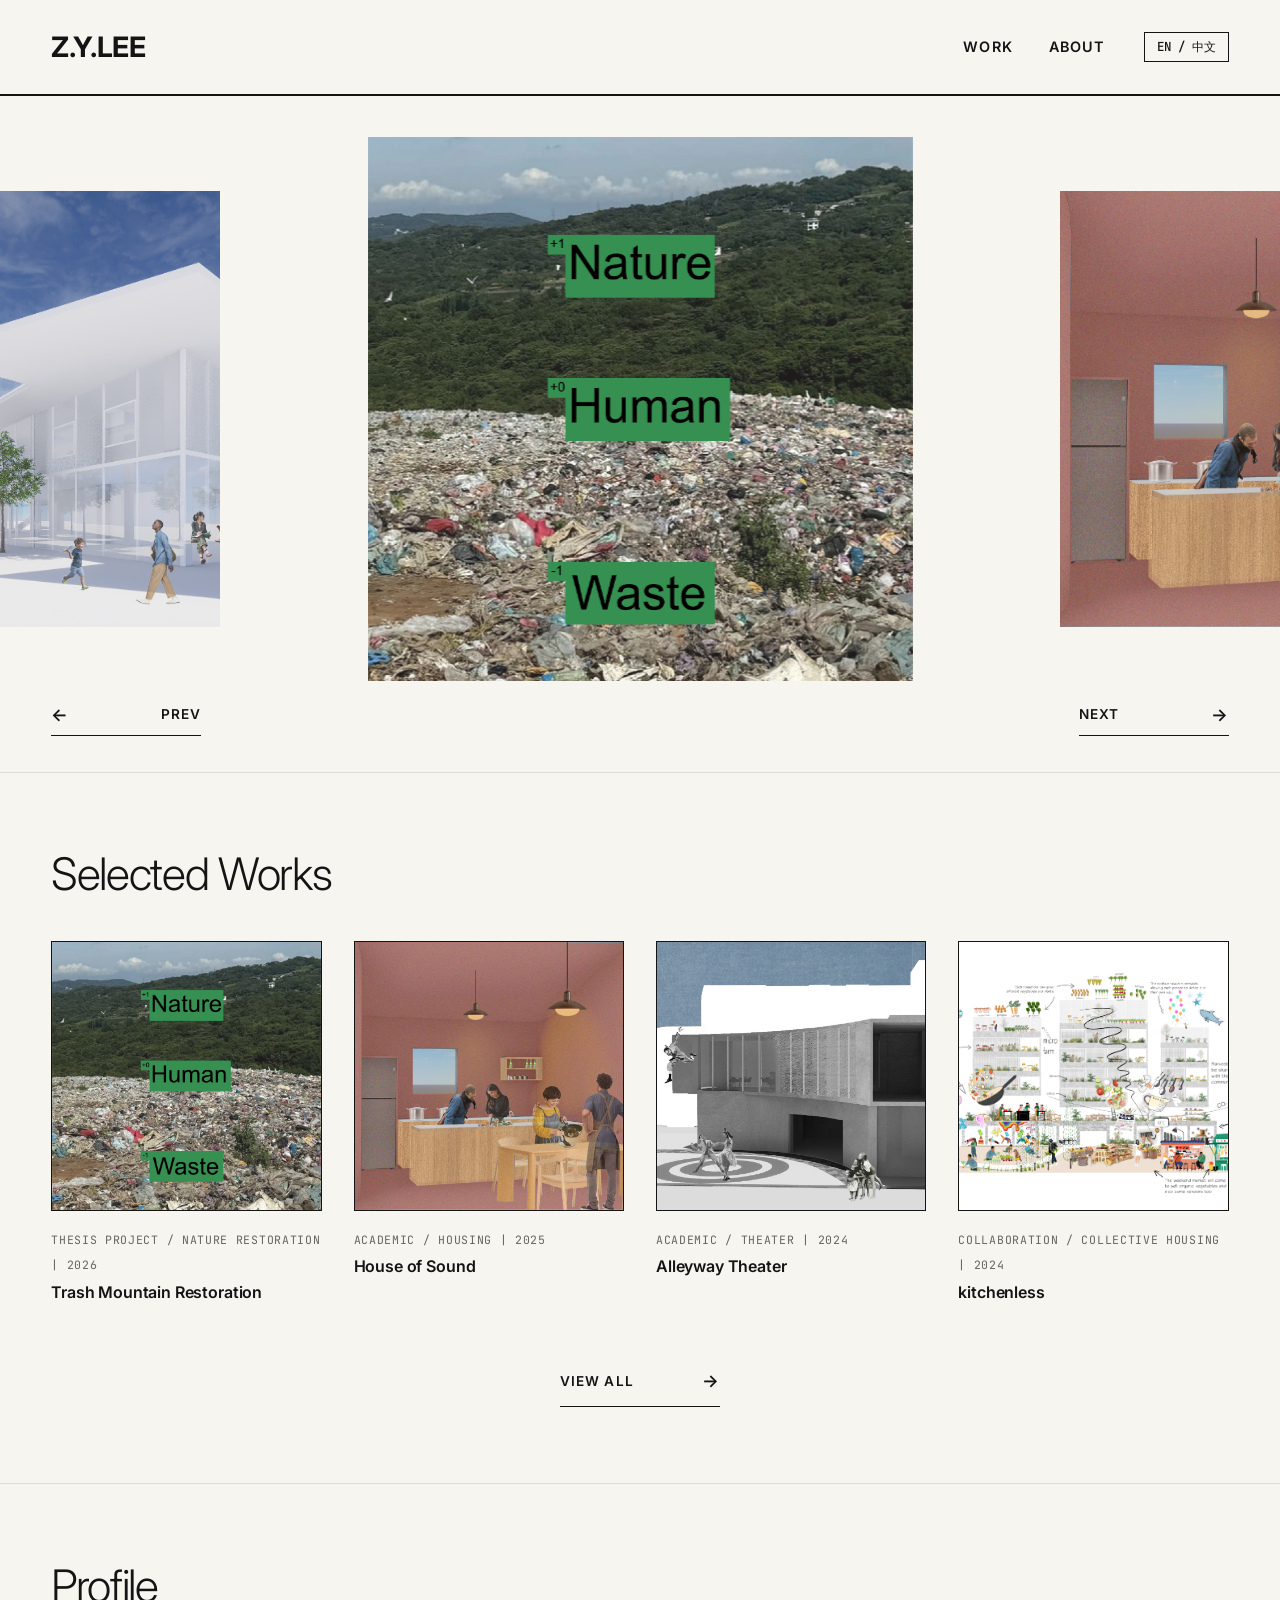
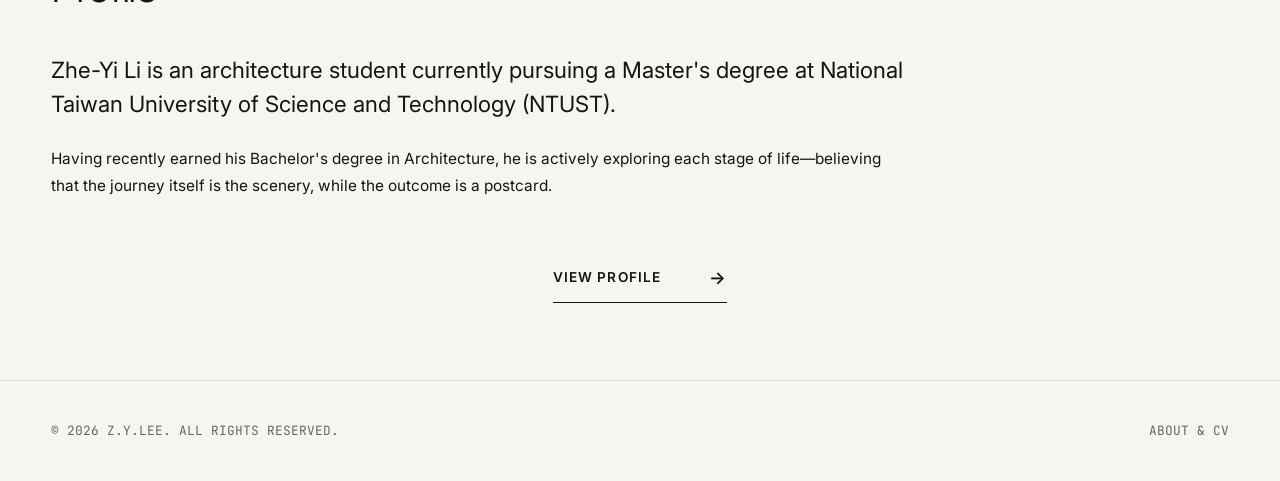
<file: index.html>
<!DOCTYPE html>
<html lang="en">
<head>
  <meta charset="UTF-8">
  <meta name="viewport" content="width=device-width, initial-scale=1.0">
  <title>Z.Y.LEE — Architecture Portfolio</title>
  <meta name="description" content="Architecture portfolio of Z.Y.LEE — tectonic clarity, spatial thresholds, and environmental adaptability.">
  <link rel="preconnect" href="https://fonts.googleapis.com">
  <link rel="preconnect" href="https://fonts.gstatic.com" crossorigin>
  <link href="https://fonts.googleapis.com/css2?family=Inter:wght@300;400;500;600;700&family=JetBrains+Mono:wght@300;400;500&family=Noto+Sans+TC:wght@300;400;500;700&display=swap" rel="stylesheet">
  <link rel="stylesheet" href="styles.css?v=4">
</head>
<body data-page="home">

  <!-- SITE HEADER -->
  <header class="site-header">
    <a href="index.html" class="brand-logo" aria-label="Z.Y.LEE — home">Z.Y.LEE</a>
    <div class="nav-container">
      <nav aria-label="Primary navigation">
        <ul class="nav-links">
          <li><a href="work.html"  id="nav-work">WORK</a></li>
          <li><a href="about.html" id="nav-about">ABOUT</a></li>
        </ul>
      </nav>
      <button class="lang-btn" id="lang-toggle-btn" aria-label="Toggle language between English and Chinese">EN / 中文</button>
    </div>
  </header>

  <main>

    <!-- 01. FEATURED CAROUSEL -->
    <section id="home" aria-label="Featured portfolio">
      <div class="carousel-stage">
        <div class="carousel-viewport" id="carousel-viewport" aria-label="Featured projects carousel" aria-roledescription="carousel">
          <!-- Cards rendered via script.js from data/projects.json -->
        </div>

        <!-- Touch devices: info shown below the image instead of hover overlay -->
        <div class="carousel-caption" id="carousel-caption" aria-live="polite"></div>

        <div class="carousel-controls">
          <button class="carousel-btn" id="prev-btn" aria-label="Previous project">
            <span class="arrow" aria-hidden="true">←</span><span id="label-prev">PREV</span>
          </button>
          <button class="carousel-btn" id="next-btn" aria-label="Next project">
            <span id="label-next">NEXT</span><span class="arrow" aria-hidden="true">→</span>
          </button>
        </div>
      </div>
    </section>

    <!-- 02. WORK PREVIEW -->
    <section id="work" aria-labelledby="work-title">
      <h2 class="section-title" id="work-title">Selected Works</h2>
      <div class="gallery-grid" id="gallery-grid" aria-label="Project gallery">
        <!-- First N projects rendered via script.js (N = homeWorkCount in data/site.json) -->
      </div>
      <div class="section-more">
        <a href="work.html" class="link-arrow"><span id="label-view-all-work">VIEW ALL</span><span class="arrow" aria-hidden="true">→</span></a>
      </div>
    </section>

    <!-- 03. PROFILE PREVIEW -->
    <section id="profile" aria-labelledby="profile-title">
      <h2 class="section-title" id="profile-title">Profile</h2>
      <div class="profile-preview">
        <p class="profile-bio-main" id="profile-bio-main"></p>
        <p class="profile-sub-text" id="profile-bio-sub"></p>
      </div>
      <div class="section-more">
        <a href="about.html" class="link-arrow"><span id="label-view-profile">VIEW PROFILE</span><span class="arrow" aria-hidden="true">→</span></a>
      </div>
    </section>

  </main>

  <footer class="site-footer">
    <div>© 2026 Z.Y.LEE. ALL RIGHTS RESERVED.</div>
    <div><a href="about.html" style="color:inherit;text-decoration:none;">ABOUT &amp; CV</a></div>
  </footer>

  <script src="script.js?v=6"></script>
</body>
</html>
</file>
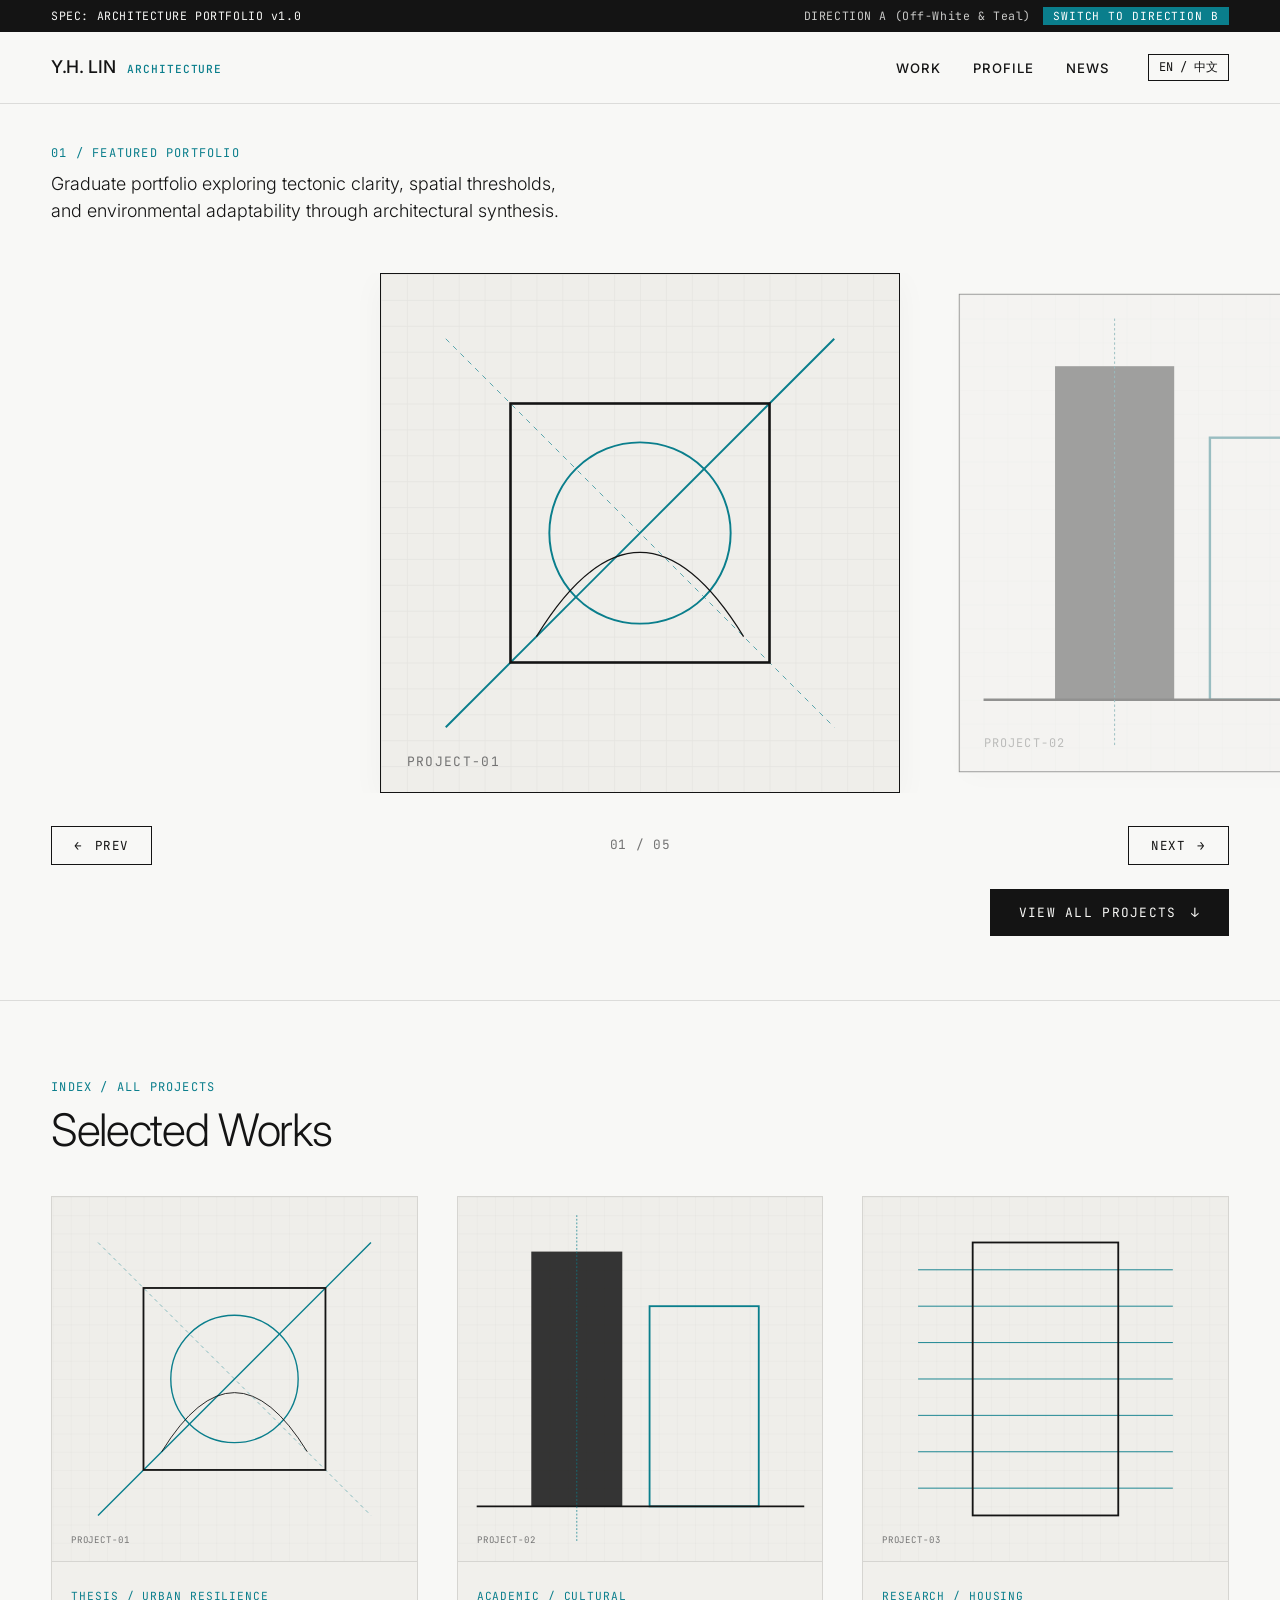
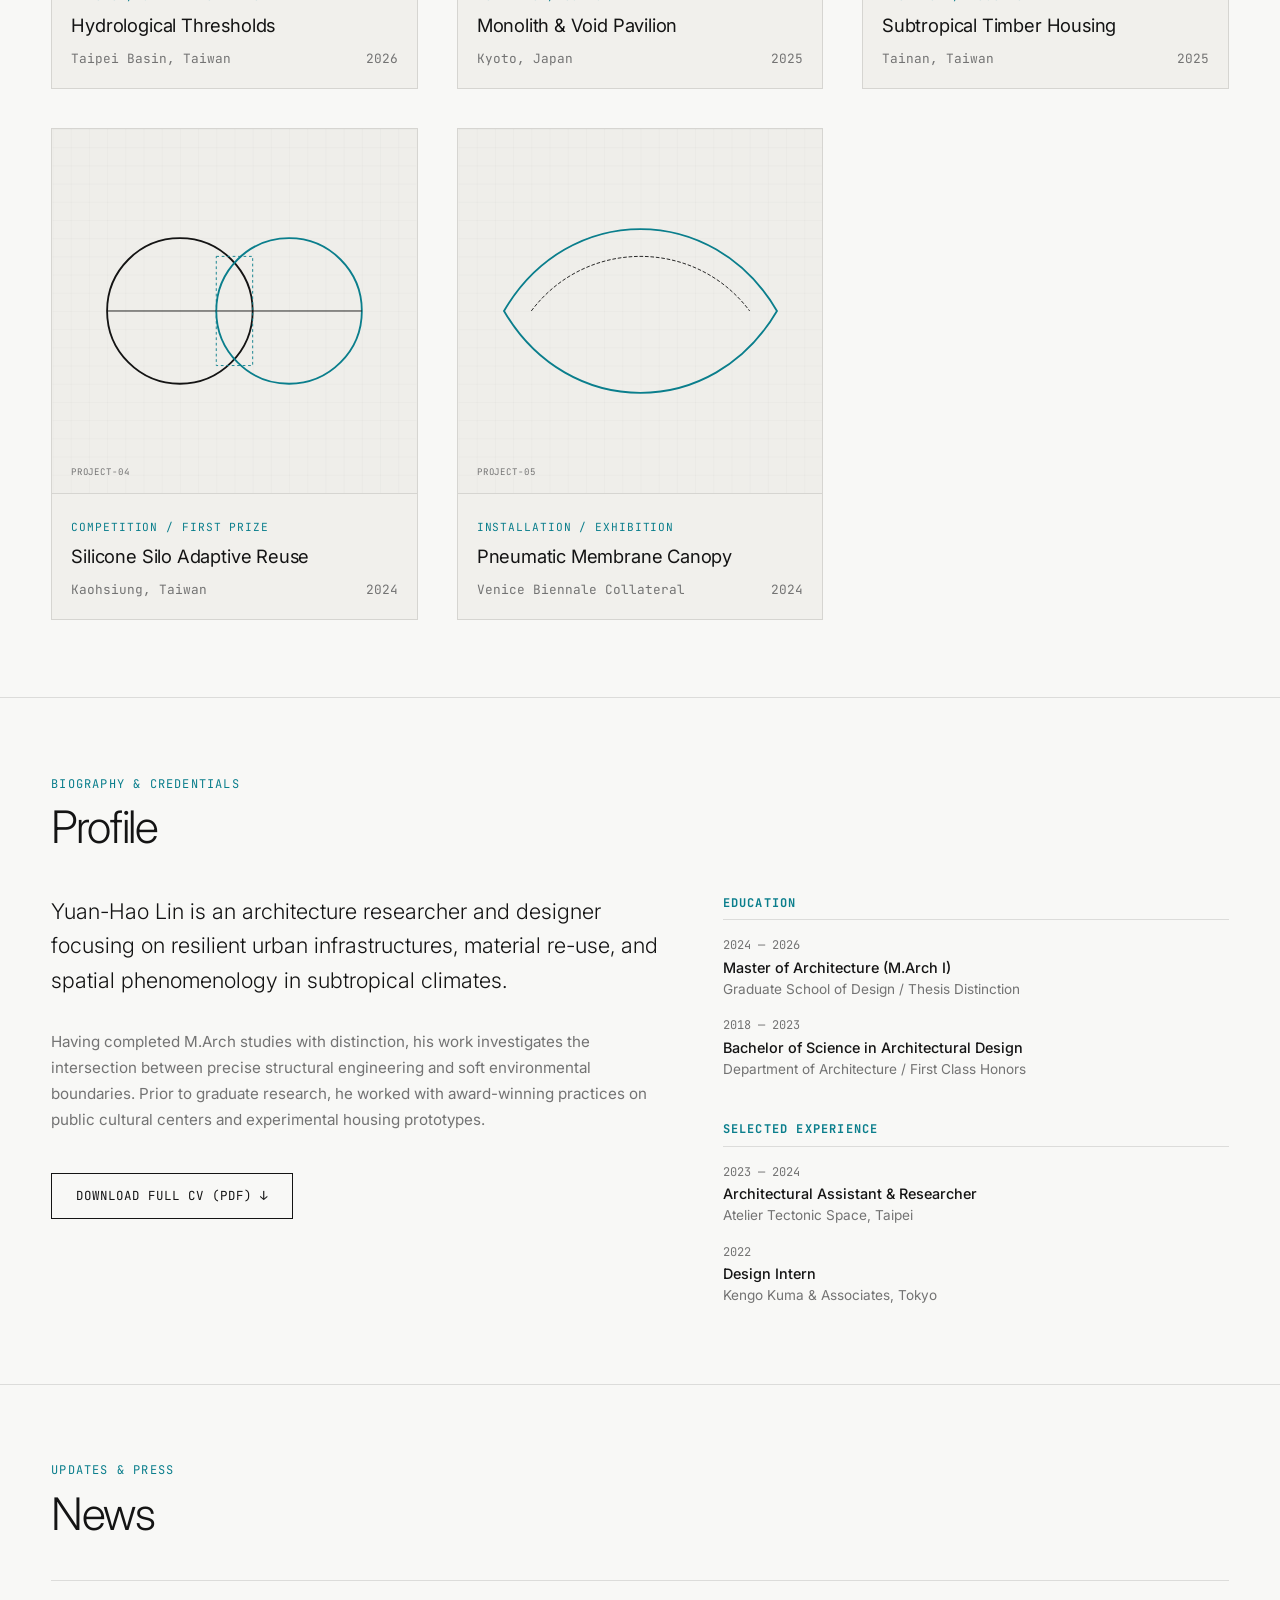
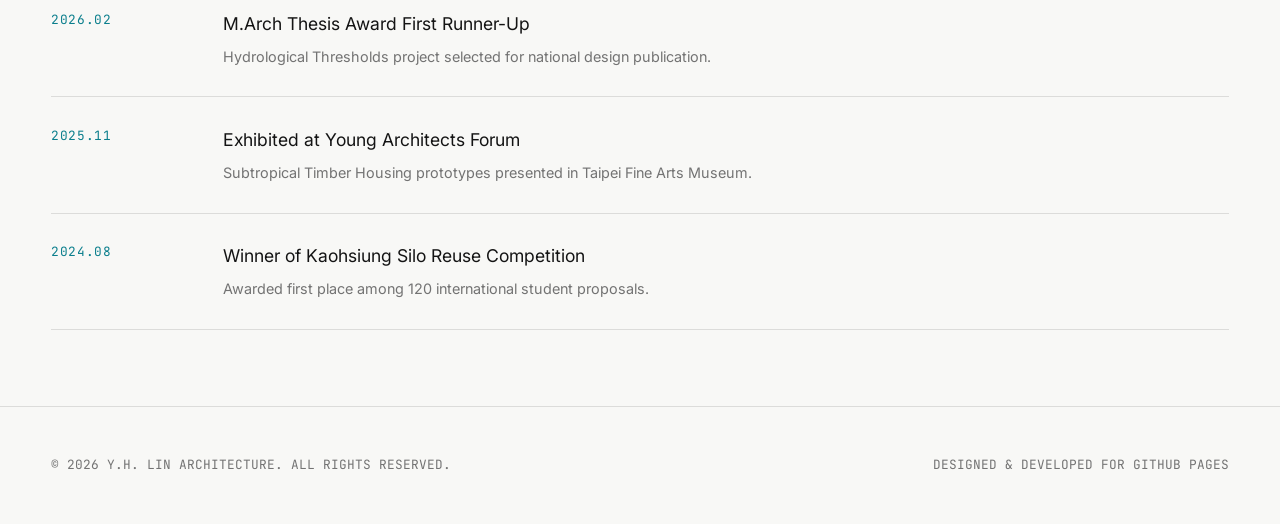
<file: architecture_portfolio_prototype.html>
<!DOCTYPE html>
<html lang="en">
<head>
  <meta charset="UTF-8">
  <meta name="viewport" content="width=device-width, initial-scale=1.0">
  <title>STUDIO LIN — Architecture Portfolio</title>
  <!-- Google Fonts for Inter & JetBrains Mono -->
  <link rel="preconnect" href="https://fonts.googleapis.com">
  <link rel="preconnect" href="https://fonts.gstatic.com" crossorigin>
  <link href="https://fonts.googleapis.com/css2?family=Inter:wght@300;400;500;600&family=JetBrains+Mono:wght@300;400;500&family=Noto+Sans+TC:wght@300;400;500&display=swap" rel="stylesheet">
  
  <style>
    /* ==========================================================================
       DESIGN SYSTEM & TOKENS
       ========================================================================== */
    :root {
      /* Direction A: Minimal Off-White Editorial with Teal Accent */
      --bg-primary: #f8f8f6;
      --bg-surface: #f1f0ec;
      --bg-modal: rgba(248, 248, 246, 0.96);
      --text-main: #141414;
      --text-muted: #737373;
      --border-color: #141414;
      --border-light: rgba(20, 20, 20, 0.12);
      --accent-teal: #0a7e8c;
      --accent-teal-hover: #075b65;
      
      --font-sans: 'Inter', 'Noto Sans TC', -apple-system, BlinkMacSystemFont, sans-serif;
      --font-mono: 'JetBrains Mono', monospace;
      
      --header-height: 72px;
      --gutter: clamp(1.25rem, 4vw, 3.5rem);
      --border-radius: 0px; /* Crisp architectural edges */
      
      --carousel-card-size: min(520px, 68vw);
      --carousel-gap: clamp(1rem, 3vw, 2.5rem);
      --transition-smooth: cubic-bezier(0.25, 1, 0.5, 1);
    }

    /* Direction B Override Theme (Toggled via JS) */
    body.direction-b {
      --bg-primary: #eeedeb;
      --bg-surface: #e4e2de;
      --text-main: #0b1116;
      --text-muted: #5e6871;
      --border-color: #0b1116;
      --border-light: rgba(11, 17, 22, 0.2);
      --accent-teal: #1a4d62; /* Darker slate cyan */
      --accent-teal-hover: #0f3241;
    }

    * {
      box-sizing: border-box;
      margin: 0;
      padding: 0;
    }

    html {
      scroll-behavior: smooth;
      font-size: 16px;
      background-color: var(--bg-primary);
      color: var(--text-main);
    }

    body {
      font-family: var(--font-sans);
      line-height: 1.6;
      background-color: var(--bg-primary);
      color: var(--text-main);
      overflow-x: hidden;
      -webkit-font-smoothing: antialiased;
      transition: background-color 0.4s ease, color 0.4s ease;
    }

    /* ==========================================================================
       PROTOTYPE UTILITY BAR (Direction Switcher)
       ========================================================================== */
    .proto-bar {
      position: fixed;
      top: 0;
      left: 0;
      right: 0;
      height: 32px;
      background: #141414;
      color: #f8f8f6;
      font-family: var(--font-mono);
      font-size: 0.72rem;
      display: flex;
      align-items: center;
      justify-content: space-between;
      padding: 0 var(--gutter);
      z-index: 1000;
      letter-spacing: 0.05em;
    }

    .proto-bar button {
      background: var(--accent-teal);
      border: none;
      color: #fff;
      padding: 2px 10px;
      font-family: var(--font-mono);
      font-size: 0.7rem;
      cursor: pointer;
      text-transform: uppercase;
      letter-spacing: 0.08em;
      transition: background 0.2s;
    }

    .proto-bar button:hover {
      background: #25a4b4;
    }

    /* ==========================================================================
       HEADER / NAVIGATION
       ========================================================================== */
    .site-header {
      position: sticky;
      top: 32px; /* Accommodate prototype bar */
      left: 0;
      width: 100%;
      height: var(--header-height);
      background: var(--bg-primary);
      border-bottom: 1px solid var(--border-light);
      display: flex;
      align-items: center;
      justify-content: space-between;
      padding: 0 var(--gutter);
      z-index: 900;
      transition: background 0.4s ease, border-color 0.4s ease;
    }

    .brand-logo {
      font-size: 1.1rem;
      font-weight: 500;
      letter-spacing: -0.02em;
      text-decoration: none;
      color: var(--text-main);
      display: flex;
      align-items: baseline;
      gap: 12px;
    }

    .brand-logo .sub {
      font-family: var(--font-mono);
      font-size: 0.7rem;
      color: var(--accent-teal);
      text-transform: uppercase;
      letter-spacing: 0.08em;
    }

    .nav-container {
      display: flex;
      align-items: center;
      gap: clamp(1.5rem, 3vw, 3rem);
    }

    .nav-links {
      display: flex;
      list-style: none;
      gap: clamp(1.2rem, 2.5vw, 2.2rem);
    }

    .nav-links a {
      text-decoration: none;
      color: var(--text-main);
      font-size: 0.82rem;
      font-weight: 500;
      letter-spacing: 0.08em;
      text-transform: uppercase;
      position: relative;
      padding: 4px 0;
      transition: color 0.2s ease;
    }

    .nav-links a::after {
      content: '';
      position: absolute;
      bottom: 0;
      left: 0;
      width: 0%;
      height: 1.5px;
      background-color: var(--accent-teal);
      transition: width 0.25s var(--transition-smooth);
    }

    .nav-links a:hover::after,
    .nav-links a.active::after {
      width: 100%;
    }

    .lang-btn {
      background: none;
      border: 1px solid var(--border-color);
      padding: 4px 10px;
      font-family: var(--font-mono);
      font-size: 0.75rem;
      cursor: pointer;
      color: var(--text-main);
      transition: all 0.2s ease;
    }

    .lang-btn:hover {
      background: var(--text-main);
      color: var(--bg-primary);
    }

    /* ==========================================================================
       MAIN LAYOUT & ASYMMETRIC EDITORIAL SECTIONS
       ========================================================================== */
    main {
      padding-top: 32px;
    }

    section {
      padding: clamp(3rem, 6vw, 6rem) var(--gutter);
      scroll-margin-top: calc(var(--header-height) + 32px);
    }

    /* Section Headers */
    .section-label {
      font-family: var(--font-mono);
      font-size: 0.75rem;
      color: var(--accent-teal);
      text-transform: uppercase;
      letter-spacing: 0.1em;
      margin-bottom: 0.5rem;
      display: block;
    }

    .section-title {
      font-size: clamp(1.8rem, 3.5vw, 2.8rem);
      font-weight: 300;
      letter-spacing: -0.03em;
      margin-bottom: 2.5rem;
      line-height: 1.15;
    }

    /* ==========================================================================
       01. FEATURED CAROUSEL SECTION (HOME)
       ========================================================================== */
    #home {
      padding: 2.5rem 0 4rem 0;
      position: relative;
      overflow: hidden;
    }

    .editorial-hero-meta {
      padding: 0 var(--gutter);
      margin-bottom: 2rem;
      display: grid;
      grid-template-columns: 1fr auto;
      align-items: flex-end;
    }

    .hero-intro-text {
      max-width: 540px;
      font-size: clamp(0.95rem, 1.4vw, 1.15rem);
      font-weight: 300;
      color: var(--text-main);
      line-height: 1.5;
    }

    .carousel-stage {
      position: relative;
      width: 100%;
      padding: 1rem 0 4.5rem 0; /* Space for bottom controls */
    }

    .carousel-viewport {
      width: 100%;
      overflow: hidden;
      position: relative;
      cursor: grab;
    }

    .carousel-viewport:active {
      cursor: grabbing;
    }

    .carousel-track {
      display: flex;
      gap: var(--carousel-gap);
      will-change: transform;
      transition: transform 0.5s var(--transition-smooth);
      align-items: center;
    }

    /* Square Framing & Pure Imagery */
    .carousel-card {
      flex: 0 0 var(--carousel-card-size);
      aspect-ratio: 1 / 1;
      position: relative;
      border: 1px solid var(--border-color);
      background: var(--bg-surface);
      overflow: hidden;
      user-select: none;
      transition: opacity 0.4s ease, transform 0.4s ease, filter 0.4s ease;
      box-shadow: 0 8px 30px rgba(0, 0, 0, 0.04);
    }

    /* Dim and slightly shrink non-active neighboring cards */
    .carousel-card:not(.active) {
      opacity: 0.45;
      transform: scale(0.92);
      filter: grayscale(30%);
    }

    .carousel-card.active {
      opacity: 1;
      transform: scale(1);
      filter: grayscale(0%);
    }

    .carousel-card img,
    .carousel-card svg {
      width: 100%;
      height: 100%;
      object-fit: cover;
      display: block;
      pointer-events: none;
    }

    /* Click indicator hover state on active card */
    .carousel-card.active::before {
      content: '';
      position: absolute;
      inset: 0;
      background: rgba(10, 126, 140, 0.08);
      opacity: 0;
      transition: opacity 0.25s ease;
      z-index: 2;
    }

    .carousel-card.active:hover::before {
      opacity: 1;
    }

    /* Controls positioned at extreme bottom corners */
    .carousel-controls {
      position: absolute;
      bottom: 0;
      left: var(--gutter);
      right: var(--gutter);
      display: flex;
      justify-content: space-between;
      align-items: center;
      pointer-events: none;
    }

    .carousel-btn {
      pointer-events: auto;
      background: transparent;
      border: 1px solid var(--border-color);
      color: var(--text-main);
      padding: 10px 22px;
      font-family: var(--font-mono);
      font-size: 0.78rem;
      letter-spacing: 0.12em;
      text-transform: uppercase;
      cursor: pointer;
      display: flex;
      align-items: center;
      gap: 12px;
      transition: all 0.25s ease;
    }

    .carousel-btn:hover {
      background: var(--text-main);
      color: var(--bg-primary);
    }

    .carousel-counter {
      font-family: var(--font-mono);
      font-size: 0.8rem;
      color: var(--text-muted);
      letter-spacing: 0.05em;
    }

    /* SPA View All Button Area */
    .view-all-container {
      padding: 1.5rem var(--gutter) 0 var(--gutter);
      display: flex;
      justify-content: flex-end;
    }

    .btn-view-all {
      display: inline-flex;
      align-items: center;
      gap: 14px;
      background: var(--text-main);
      color: var(--bg-primary);
      padding: 14px 28px;
      text-decoration: none;
      font-family: var(--font-mono);
      font-size: 0.8rem;
      letter-spacing: 0.1em;
      text-transform: uppercase;
      border: 1px solid var(--text-main);
      cursor: pointer;
      transition: all 0.25s var(--transition-smooth);
    }

    .btn-view-all:hover {
      background: var(--accent-teal);
      border-color: var(--accent-teal);
      color: #fff;
    }

    /* ==========================================================================
       02. WORK (GALLERY - SPA TOGGLED OR NAVIGATED)
       ========================================================================== */
    #work {
      border-top: 1px solid var(--border-light);
    }

    .gallery-grid {
      display: grid;
      grid-template-columns: repeat(auto-fill, minmax(320px, 1fr));
      gap: clamp(1.5rem, 3vw, 2.5rem);
    }

    .gallery-card {
      background: var(--bg-surface);
      border: 1px solid var(--border-light);
      cursor: pointer;
      transition: transform 0.3s ease, border-color 0.3s ease;
    }

    .gallery-card:hover {
      transform: translateY(-4px);
      border-color: var(--accent-teal);
    }

    .gallery-thumb {
      width: 100%;
      aspect-ratio: 1 / 1;
      overflow: hidden;
      border-bottom: 1px solid var(--border-light);
    }

    .gallery-thumb svg,
    .gallery-thumb img {
      width: 100%;
      height: 100%;
      object-fit: cover;
      transition: transform 0.5s ease;
    }

    .gallery-card:hover .gallery-thumb svg,
    .gallery-card:hover .gallery-thumb img {
      transform: scale(1.04);
    }

    .gallery-meta {
      padding: 1.2rem;
    }

    .gallery-meta .tag {
      font-family: var(--font-mono);
      font-size: 0.7rem;
      color: var(--accent-teal);
      text-transform: uppercase;
      letter-spacing: 0.08em;
    }

    .gallery-meta h3 {
      font-size: 1.15rem;
      font-weight: 400;
      margin: 4px 0 8px 0;
      letter-spacing: -0.01em;
    }

    .gallery-meta .info {
      display: flex;
      justify-content: space-between;
      font-size: 0.8rem;
      color: var(--text-muted);
      font-family: var(--font-mono);
    }

    /* ==========================================================================
       03. PROFILE SECTION (TEXT-LED EDITORIAL - NO PHOTO)
       ========================================================================== */
    #profile {
      border-top: 1px solid var(--border-light);
      background: var(--bg-primary);
    }

    .profile-layout {
      display: grid;
      grid-template-columns: 1.2fr 1fr;
      gap: clamp(2rem, 5vw, 5rem);
    }

    .profile-bio-main {
      font-size: clamp(1.1rem, 1.8vw, 1.35rem);
      font-weight: 300;
      line-height: 1.6;
      color: var(--text-main);
      margin-bottom: 2rem;
    }

    .profile-sub-text {
      color: var(--text-muted);
      font-size: 0.95rem;
      line-height: 1.7;
      margin-bottom: 2.5rem;
    }

    .cv-download-btn {
      display: inline-flex;
      align-items: center;
      gap: 12px;
      padding: 12px 24px;
      border: 1px solid var(--border-color);
      color: var(--text-main);
      text-decoration: none;
      font-family: var(--font-mono);
      font-size: 0.78rem;
      letter-spacing: 0.08em;
      text-transform: uppercase;
      transition: all 0.25s ease;
    }

    .cv-download-btn:hover {
      background: var(--text-main);
      color: var(--bg-primary);
    }

    .profile-credentials {
      display: flex;
      flex-direction: column;
      gap: 2.5rem;
    }

    .cred-group h4 {
      font-family: var(--font-mono);
      font-size: 0.75rem;
      color: var(--accent-teal);
      text-transform: uppercase;
      letter-spacing: 0.1em;
      margin-bottom: 1rem;
      padding-bottom: 0.4rem;
      border-bottom: 1px solid var(--border-light);
    }

    .cred-list {
      list-style: none;
      display: flex;
      flex-direction: column;
      gap: 1rem;
    }

    .cred-item {
      display: flex;
      flex-direction: column;
      font-size: 0.9rem;
    }

    .cred-item .year {
      font-family: var(--font-mono);
      font-size: 0.75rem;
      color: var(--text-muted);
    }

    .cred-item .title {
      font-weight: 500;
    }

    .cred-item .institution {
      color: var(--text-muted);
      font-size: 0.85rem;
    }

    /* ==========================================================================
       04. NEWS SECTION
       ========================================================================== */
    #news {
      border-top: 1px solid var(--border-light);
    }

    .news-timeline {
      display: flex;
      flex-direction: column;
    }

    .news-item {
      display: grid;
      grid-template-columns: 140px 1fr;
      padding: 1.8rem 0;
      border-bottom: 1px solid var(--border-light);
      gap: 2rem;
    }

    .news-item:first-child {
      border-top: 1px solid var(--border-light);
    }

    .news-date {
      font-family: var(--font-mono);
      font-size: 0.8rem;
      color: var(--accent-teal);
      letter-spacing: 0.05em;
    }

    .news-content h3 {
      font-size: 1.1rem;
      font-weight: 400;
      margin-bottom: 0.4rem;
    }

    .news-content p {
      font-size: 0.9rem;
      color: var(--text-muted);
      max-width: 680px;
    }

    /* ==========================================================================
       PROJECT DETAIL MODAL
       ========================================================================== */
    .project-modal {
      border: none;
      background: transparent;
      padding: 0;
      max-width: 100vw;
      max-height: 100vh;
      width: 100%;
      height: 100%;
      color: var(--text-main);
      overflow: hidden;
    }

    .project-modal::backdrop {
      background: rgba(15, 15, 15, 0.75);
      backdrop-filter: blur(4px);
    }

    .modal-inner {
      background: var(--bg-primary);
      width: 100%;
      height: 100%;
      overflow-y: auto;
      padding: clamp(2rem, 5vw, 4rem) var(--gutter);
      position: relative;
      display: flex;
      flex-direction: column;
    }

    .modal-close-btn {
      position: fixed;
      top: calc(32px + 1.5rem);
      right: var(--gutter);
      background: var(--text-main);
      color: var(--bg-primary);
      border: none;
      width: 44px;
      height: 44px;
      font-size: 1.2rem;
      cursor: pointer;
      z-index: 100;
      display: flex;
      align-items: center;
      justify-content: center;
      transition: background 0.2s;
    }

    .modal-close-btn:hover {
      background: var(--accent-teal);
    }

    .modal-header-meta {
      margin-bottom: 2.5rem;
      max-width: 900px;
    }

    .modal-header-meta .tag {
      font-family: var(--font-mono);
      font-size: 0.8rem;
      color: var(--accent-teal);
      text-transform: uppercase;
      letter-spacing: 0.1em;
    }

    .modal-header-meta h2 {
      font-size: clamp(2rem, 4vw, 3.2rem);
      font-weight: 300;
      margin: 0.5rem 0 1.5rem 0;
      line-height: 1.1;
    }

    .modal-specs-grid {
      display: grid;
      grid-template-columns: repeat(auto-fit, minmax(160px, 1fr));
      gap: 1.5rem;
      padding-top: 1.2rem;
      border-top: 1px solid var(--border-light);
      font-size: 0.85rem;
    }

    .spec-item label {
      display: block;
      font-family: var(--font-mono);
      font-size: 0.7rem;
      color: var(--text-muted);
      text-transform: uppercase;
    }

    .modal-body {
      display: grid;
      grid-template-columns: 1fr 1.5fr;
      gap: clamp(2rem, 4vw, 4rem);
      margin-top: 2rem;
    }

    .modal-description {
      font-size: 1rem;
      line-height: 1.7;
      color: var(--text-main);
    }

    .modal-gallery-stack {
      display: flex;
      flex-direction: column;
      gap: 2rem;
    }

    .modal-img-wrapper {
      width: 100%;
      background: var(--bg-surface);
      border: 1px solid var(--border-light);
    }

    .modal-img-wrapper svg,
    .modal-img-wrapper img {
      width: 100%;
      height: auto;
      display: block;
    }

    .modal-img-caption {
      font-family: var(--font-mono);
      font-size: 0.75rem;
      color: var(--text-muted);
      padding: 0.5rem 0;
    }

    /* ==========================================================================
       FOOTER
       ========================================================================== */
    .site-footer {
      border-top: 1px solid var(--border-light);
      padding: 3rem var(--gutter);
      display: flex;
      justify-content: space-between;
      align-items: center;
      font-size: 0.8rem;
      color: var(--text-muted);
      font-family: var(--font-mono);
    }

    /* ==========================================================================
       RESPONSIVE DESIGN BREAKPOINTS
       ========================================================================== */
    @media (max-width: 900px) {
      .profile-layout {
        grid-template-columns: 1fr;
      }
      .modal-body {
        grid-template-columns: 1fr;
      }
    }

    @media (max-width: 680px) {
      .site-header {
        padding: 0 1rem;
      }
      .nav-links {
        gap: 1rem;
      }
      .nav-links a {
        font-size: 0.75rem;
      }
      .editorial-hero-meta {
        grid-template-columns: 1fr;
        gap: 1rem;
      }
      .carousel-btn {
        padding: 8px 14px;
        font-size: 0.7rem;
      }
      .news-item {
        grid-template-columns: 1fr;
        gap: 0.5rem;
      }
      .site-footer {
        flex-direction: column;
        gap: 1rem;
        align-items: flex-start;
      }
    }
  </style>
</head>
<body>

  <!-- PROTOTYPE CONTROLLER BAR -->
  <div class="proto-bar">
    <span>SPEC: ARCHITECTURE PORTFOLIO v1.0</span>
    <div style="display: flex; gap: 12px; align-items: center;">
      <span id="dir-indicator" style="opacity: 0.8;">DIRECTION A (Off-White & Teal)</span>
      <button id="toggle-dir-btn">SWITCH TO DIRECTION B</button>
    </div>
  </div>

  <!-- SITE HEADER (No HOME link, logo goes home) -->
  <header class="site-header">
    <a href="#home" class="brand-logo" id="logo-link">
      <span>Y.H. LIN</span>
      <span class="sub" id="logo-sub">ARCHITECTURE</span>
    </a>
    
    <div class="nav-container">
      <nav>
        <ul class="nav-links">
          <li><a href="#work" data-nav="work" id="nav-work">WORK</a></li>
          <li><a href="#profile" data-nav="profile" id="nav-profile">PROFILE</a></li>
          <li><a href="#news" data-nav="news" id="nav-news">NEWS</a></li>
        </ul>
      </nav>
      <button class="lang-btn" id="lang-toggle-btn" aria-label="Toggle Language">EN / 中文</button>
    </div>
  </header>

  <main>
    <!-- 01. FEATURED CAROUSEL SECTION (HOME) -->
    <section id="home">
      <div class="editorial-hero-meta">
        <div>
          <span class="section-label" id="hero-label">01 / FEATURED PORTFOLIO</span>
          <p class="hero-intro-text" id="hero-text">
            Graduate portfolio exploring tectonic clarity, spatial thresholds, and environmental adaptability through architectural synthesis.
          </p>
        </div>
      </div>

      <!-- Carousel Stage -->
      <div class="carousel-stage">
        <div class="carousel-viewport" id="carousel-viewport">
          <div class="carousel-track" id="carousel-track">
            <!-- Dynamically Rendered Square Cards -->
          </div>
        </div>

        <!-- Carousel Controls at extreme bottom corners -->
        <div class="carousel-controls">
          <button class="carousel-btn" id="prev-btn" aria-label="Previous Slide">
            ← <span id="label-prev">PREV</span>
          </button>
          <span class="carousel-counter" id="carousel-counter">01 / 05</span>
          <button class="carousel-btn" id="next-btn" aria-label="Next Slide">
            <span id="label-next">NEXT</span> →
          </button>
        </div>
      </div>

      <!-- SPA VIEW ALL Button -->
      <div class="view-all-container">
        <button class="btn-view-all" id="btn-view-all">
          <span id="label-view-all">VIEW ALL PROJECTS</span> ↓
        </button>
      </div>
    </section>

    <!-- 02. ALL WORK GALLERY (SPA SPAWN OR DIRECT SCROLL) -->
    <section id="work">
      <span class="section-label" id="work-label">INDEX / ALL PROJECTS</span>
      <h2 class="section-title" id="work-title">Selected Works</h2>
      <div class="gallery-grid" id="gallery-grid">
        <!-- Rendered via JS -->
      </div>
    </section>

    <!-- 03. PROFILE SECTION (PURE EDITORIAL TEXT - NO PHOTO) -->
    <section id="profile">
      <span class="section-label" id="profile-label">BIOGRAPHY & CREDENTIALS</span>
      <h2 class="section-title" id="profile-title">Profile</h2>

      <div class="profile-layout">
        <div>
          <p class="profile-bio-main" id="profile-bio-main">
            Yuan-Hao Lin is an architecture researcher and designer focusing on resilient urban infrastructures, material re-use, and spatial phenomenology in subtropical climates.
          </p>
          <p class="profile-sub-text" id="profile-bio-sub">
            Having completed M.Arch studies with distinction, his work investigates the intersection between precise structural engineering and soft environmental boundaries. Prior to graduate research, he worked with award-winning practices on public cultural centers and experimental housing prototypes.
          </p>
          <a href="#" class="cv-download-btn" onclick="alert('CV Download simulated.'); return false;" id="cv-btn">
            DOWNLOAD FULL CV (PDF) ↓
          </a>
        </div>

        <div class="profile-credentials">
          <div class="cred-group">
            <h4 id="head-edu">EDUCATION</h4>
            <ul class="cred-list">
              <li class="cred-item">
                <span class="year">2024 — 2026</span>
                <span class="title" id="edu-1-title">Master of Architecture (M.Arch I)</span>
                <span class="institution" id="edu-1-inst">Graduate School of Design / Thesis Distinction</span>
              </li>
              <li class="cred-item">
                <span class="year">2018 — 2023</span>
                <span class="title" id="edu-2-title">Bachelor of Science in Architectural Design</span>
                <span class="institution" id="edu-2-inst">Department of Architecture / First Class Honors</span>
              </li>
            </ul>
          </div>

          <div class="cred-group">
            <h4 id="head-exp">SELECTED EXPERIENCE</h4>
            <ul class="cred-list">
              <li class="cred-item">
                <span class="year">2023 — 2024</span>
                <span class="title" id="exp-1-title">Architectural Assistant & Researcher</span>
                <span class="institution">Atelier Tectonic Space, Taipei</span>
              </li>
              <li class="cred-item">
                <span class="year">2022</span>
                <span class="title" id="exp-2-title">Design Intern</span>
                <span class="institution">Kengo Kuma & Associates, Tokyo</span>
              </li>
            </ul>
          </div>
        </div>
      </div>
    </section>

    <!-- 04. NEWS SECTION -->
    <section id="news">
      <span class="section-label" id="news-label">UPDATES & PRESS</span>
      <h2 class="section-title" id="news-title">News</h2>

      <div class="news-timeline" id="news-timeline">
        <!-- Rendered via JS -->
      </div>
    </section>
  </main>

  <footer class="site-footer">
    <div>© 2026 Y.H. LIN ARCHITECTURE. ALL RIGHTS RESERVED.</div>
    <div>DESIGNED & DEVELOPED FOR GITHUB PAGES</div>
  </footer>

  <!-- PROJECT DETAIL MODAL DIALOG -->
  <dialog class="project-modal" id="project-modal">
    <div class="modal-inner">
      <button class="modal-close-btn" id="modal-close-btn" aria-label="Close modal">✕</button>
      <div id="modal-content-target">
        <!-- Injected via JS -->
      </div>
    </div>
  </dialog>

  <!-- ==========================================================================
       VANILLA JAVASCRIPT LOGIC
       ========================================================================== -->
  <script>
    /* ==========================================
       01. DATA MODEL (Bilingual Shared Source)
       ========================================== */
    const projectsData = [
      {
        id: "project-01",
        year: "2026",
        category: { en: "THESIS / URBAN RESILIENCE", zh: "碩士畢業論文 / 城市韌性" },
        title: { en: "Hydrological Thresholds", zh: "水文交界處：極端氣候防洪聚落" },
        location: { en: "Taipei Basin, Taiwan", zh: "台灣台北盆地" },
        collaborators: { en: "Solo Thesis Project", zh: "個人畢業設計" },
        desc: {
          en: "A strategic architectural intervention responding to rising sea levels and river basin surges. The design integrates dynamic wetland filtration, elevated modular timber housing, and public water retention plazas to form a resilient urban edge.",
          zh: "本案為針對海平面上升與流域暴漲設計的策略性建築干預。整合動態濕地過濾、高架模組化木造住宅與公共蓄水廣場，形塑具韌性的城市邊緣空間。"
        },
        primarySvgType: "structure",
        plansSvgType: "diagram"
      },
      {
        id: "project-02",
        year: "2025",
        category: { en: "ACADEMIC / CULTURAL", zh: "學術設計 / 文化建築" },
        title: { en: "Monolith & Void Pavilion", zh: "巨石與留白：沉思展覽館" },
        location: { en: "Kyoto, Japan", zh: "日本京都" },
        collaborators: { en: "Studio Prof. K. Sato", zh: "指導教授 佐藤健一" },
        desc: {
          en: "An exploration into massive earth construction combined with monolithic basalt volumes. The building creates light shaft apertures that highlight shifting shadow geometries across raw concrete and local stone surfaces throughout the seasons.",
          zh: "探索厚重土造結構與單體玄武岩體量結合的可能。建築開口引入細長光束，隨季節更迭在清水混凝土與在地石材表面描繪光影軌跡。"
        },
        primarySvgType: "monolith",
        plansSvgType: "section"
      },
      {
        id: "project-03",
        year: "2025",
        category: { en: "RESEARCH / HOUSING", zh: "專題研究 / 集合住宅" },
        title: { en: "Subtropical Timber Housing", zh: "亞熱帶積層木造高層住宅" },
        location: { en: "Tainan, Taiwan", zh: "台灣台南" },
        collaborators: { en: "Sustainable Material Lab", zh: "永續材料研究室" },
        desc: {
          en: "High-density residential tower built using Cross-Laminated Timber (CLT) sourced from sustainable local forestry. Features deep double-skin balconies engineered for natural cross-ventilation and solar shielding.",
          zh: "採用國產永續林業之直交集成材（CLT）構建的高密度住宅塔樓。配置深陽台雙層皮層系統，為亞熱帶氣候提供高效自然通風與遮陽。"
        },
        primarySvgType: "timber",
        plansSvgType: "elevation"
      },
      {
        id: "project-04",
        year: "2024",
        category: { en: "COMPETITION / FIRST PRIZE", zh: "競賽首獎 / 產業遺構" },
        title: { en: "Silicone Silo Adaptive Reuse", zh: "矽晶筒倉再利用：光電研發基地" },
        location: { en: "Kaohsiung, Taiwan", zh: "台灣高雄" },
        collaborators: { en: "Team Lead w/ C. H. Chen", zh: "團隊負責人（與陳智浩合作）" },
        desc: {
          en: "Adaptive conversion of disused industrial grain silos into a clean energy innovation lab and public sky garden. Lightweight steel trusses bridge the cylindrical concrete towers, creating dramatic interior atrium spaces.",
          zh: "將廢棄工業糧倉改造為清潔能源創新實驗室與空中花園。輕量鋼桁架架設於圓柱混凝土塔之間，創造具震撼力的內部中庭空間。"
        },
        primarySvgType: "silo",
        plansSvgType: "diagram"
      },
      {
        id: "project-05",
        year: "2024",
        category: { en: "INSTALLATION / EXHIBITION", zh: "裝置藝術 / 展覽空間" },
        title: { en: "Pneumatic Membrane Canopy", zh: "氣膜結構遮棚：臨時聚會空間" },
        location: { en: "Venice Biennale Collateral", zh: "威尼斯雙年展平行展" },
        collaborators: { en: "Inflatable Fabrication Group", zh: "氣動構築小組" },
        desc: {
          en: "An ultra-lightweight inflatable pavilion constructed from translucent recycled ETFE membranes. Responding to real-time wind patterns, the canopy subtly expands and contracts, simulating a breathing architectural skin.",
          zh: "採用半透明回收ETFE膜材打造的超輕量氣動展館。響應即時風場變化，膜體進行細微舒張與收縮，模擬會呼吸的建築皮膚。"
        },
        primarySvgType: "membrane",
        plansSvgType: "section"
      }
    ];

    const newsData = [
      {
        date: "2026.02",
        title: { en: "M.Arch Thesis Award First Runner-Up", zh: "碩士畢業設計獎 亞軍" },
        desc: { en: "Hydrological Thresholds project selected for national design publication.", zh: "作品「水文交界處」獲選刊登於全國建築設計年鑑。" }
      },
      {
        date: "2025.11",
        title: { en: "Exhibited at Young Architects Forum", zh: "參展 青年建築師論壇" },
        desc: { en: "Subtropical Timber Housing prototypes presented in Taipei Fine Arts Museum.", zh: "亞熱帶積層木造住宅模型於台北市立美術館展示。" }
      },
      {
        date: "2024.08",
        title: { en: "Winner of Kaohsiung Silo Reuse Competition", zh: "高雄工業遺構改造競賽 獲勝" },
        desc: { en: "Awarded first place among 120 international student proposals.", zh: "於120件國際學生提案中榮獲首獎。" }
      }
    ];

    const uiText = {
      en: {
        logoSub: "ARCHITECTURE",
        navWork: "WORK",
        navProfile: "PROFILE",
        navNews: "NEWS",
        heroLabel: "01 / FEATURED PORTFOLIO",
        heroText: "Graduate portfolio exploring tectonic clarity, spatial thresholds, and environmental adaptability through architectural synthesis.",
        prev: "PREV",
        next: "NEXT",
        viewAll: "VIEW ALL PROJECTS",
        workLabel: "INDEX / ALL PROJECTS",
        workTitle: "Selected Works",
        profileLabel: "BIOGRAPHY & CREDENTIALS",
        profileTitle: "Profile",
        profileBioMain: "Yuan-Hao Lin is an architecture researcher and designer focusing on resilient urban infrastructures, material re-use, and spatial phenomenology in subtropical climates.",
        profileBioSub: "Having completed M.Arch studies with distinction, his work investigates the intersection between precise structural engineering and soft environmental boundaries.",
        cvBtn: "DOWNLOAD FULL CV (PDF) ↓",
        headEdu: "EDUCATION",
        edu1Title: "Master of Architecture (M.Arch I)",
        edu1Inst: "Graduate School of Design / Thesis Distinction",
        edu2Title: "Bachelor of Science in Architectural Design",
        edu2Inst: "Department of Architecture / First Class Honors",
        headExp: "SELECTED EXPERIENCE",
        exp1Title: "Architectural Assistant & Researcher",
        exp2Title: "Design Intern",
        newsLabel: "UPDATES & PRESS",
        newsTitle: "News",
        modalYear: "YEAR",
        modalCat: "CATEGORY",
        modalLoc: "LOCATION",
        modalCollab: "COLLABORATORS",
        modalOverview: "PROJECT OVERVIEW",
        modalDrawings: "ARCHITECTURAL DRAWINGS & PLANS"
      },
      zh: {
        logoSub: "建築作品集",
        navWork: "作品集",
        navProfile: "簡歷專長",
        navNews: "最新動態",
        heroLabel: "01 / 特選作品展示",
        heroText: "探索構造清晰度、空間邊界與環境適應力的建築設計碩士作品集。",
        prev: "上一案",
        next: "下一案",
        viewAll: "檢視全部作品",
        workLabel: "索引 / 所有項目",
        workTitle: "設計作品",
        profileLabel: "個人簡歷與學歷",
        profileTitle: "個人簡介",
        profileBioMain: "林元浩（Yuan-Hao Lin）是一位建築研究者與設計師，專注於亞熱帶氣候下的韌性城市基礎設施、材料循環再利用與空間現象學。",
        profileBioSub: "以優異成績取得建築碩士學位，其作品探討精確結構工程與柔性環境邊界之間的交會。曾於多家獲獎事務所參與公共文化中心與實驗住宅原型開發。",
        cvBtn: "下載完整簡歷 (PDF) ↓",
        headEdu: "教育背景",
        edu1Title: "建築學碩士 (M.Arch I)",
        edu1Inst: "設計研究生院 / 畢業論文優異獎",
        edu2Title: "建築學理學士",
        edu2Inst: "建築學系 / 一等榮譽畢業",
        headExp: "經歷選列",
        exp1Title: "建築助理與研究員",
        exp2Title: "設計實習生",
        newsLabel: "新聞與展覽",
        newsTitle: "最新動態",
        modalYear: "年份",
        modalCat: "類別",
        modalLoc: "地點",
        modalCollab: "合作對象",
        modalOverview: "設計概念說明",
        modalDrawings: "建築圖面與模型圖"
      }
    };

    /* ==========================================
       02. STATE MANAGEMENT
       ========================================== */
    let currentLang = 'en';
    let activeCarouselIndex = 0;
    let isDirectionB = false;

    /* ==========================================
       03. SVG GENERATIVE ARTWORK PLACEHOLDERS
       ========================================== */
    function generateArchitecturalSvg(type, color = "#0a7e8c", title = "") {
      let innerGraphics = "";
      if (type === "structure") {
        innerGraphics = `
          <line x1="50" y1="350" x2="350" y2="50" stroke="${color}" stroke-width="1.5"/>
          <line x1="50" y1="50" x2="350" y2="350" stroke="${color}" stroke-width="0.5" stroke-dasharray="4,4"/>
          <rect x="100" y="100" width="200" height="200" fill="none" stroke="#141414" stroke-width="2"/>
          <circle cx="200" cy="200" r="70" fill="none" stroke="${color}" stroke-width="1.5"/>
          <path d="M 120 280 Q 200 150 280 280" fill="none" stroke="#141414" stroke-width="1"/>
        `;
      } else if (type === "monolith") {
        innerGraphics = `
          <rect x="80" y="60" width="100" height="280" fill="#141414" opacity="0.85"/>
          <rect x="210" y="120" width="120" height="220" fill="none" stroke="${color}" stroke-width="2"/>
          <line x1="20" y1="340" x2="380" y2="340" stroke="#141414" stroke-width="2"/>
          <line x1="130" y1="20" x2="130" y2="380" stroke="${color}" stroke-width="0.8" stroke-dasharray="2,2"/>
        `;
      } else if (type === "timber") {
        innerGraphics = `
          <g stroke="${color}" stroke-width="1">
            <line x1="60" y1="80" x2="340" y2="80"/>
            <line x1="60" y1="120" x2="340" y2="120"/>
            <line x1="60" y1="160" x2="340" y2="160"/>
            <line x1="60" y1="200" x2="340" y2="200"/>
            <line x1="60" y1="240" x2="340" y2="240"/>
            <line x1="60" y1="280" x2="340" y2="280"/>
            <line x1="60" y1="320" x2="340" y2="320"/>
          </g>
          <rect x="120" y="50" width="160" height="300" fill="none" stroke="#141414" stroke-width="2"/>
        `;
      } else if (type === "silo") {
        innerGraphics = `
          <circle cx="140" cy="200" r="80" fill="none" stroke="#141414" stroke-width="2"/>
          <circle cx="260" cy="200" r="80" fill="none" stroke="${color}" stroke-width="2"/>
          <line x1="60" y1="200" x2="340" y2="200" stroke="#141414" stroke-width="1"/>
          <rect x="180" y="140" width="40" height="120" fill="none" stroke="${color}" stroke-dasharray="3,3"/>
        `;
      } else {
        // Membrane
        innerGraphics = `
          <path d="M 50 200 C 120 80, 280 80, 350 200 C 280 320, 120 320, 50 200 Z" fill="none" stroke="${color}" stroke-width="2"/>
          <path d="M 80 200 C 140 120, 260 120, 320 200" fill="none" stroke="#141414" stroke-width="1" stroke-dasharray="4,2"/>
        `;
      }

      return `
        <svg viewBox="0 0 400 400" width="100%" height="100%" xmlns="http://www.w3.org/2000/svg" style="background:#efeeea;">
          <!-- Grid Background Lines -->
          <defs>
            <pattern id="grid" width="20" height="20" patternUnits="userSpaceOnUse">
              <path d="M 20 0 L 0 0 0 20" fill="none" stroke="rgba(20,20,20,0.05)" stroke-width="1"/>
            </pattern>
          </defs>
          <rect width="400" height="400" fill="url(#grid)" />
          ${innerGraphics}
          <text x="20" y="380" font-family="JetBrains Mono" font-size="10" fill="#737373" letter-spacing="1">${title.toUpperCase()}</text>
        </svg>
      `;
    }

    /* ==========================================
       04. CAROUSEL ENGINE
       ========================================== */
    function renderCarousel() {
      const track = document.getElementById('carousel-track');
      track.innerHTML = '';

      projectsData.forEach((proj, idx) => {
        const card = document.createElement('div');
        card.className = `carousel-card ${idx === activeCarouselIndex ? 'active' : ''}`;
        card.setAttribute('data-index', idx);
        
        // Pure imagery inside square frame, no text overlay
        card.innerHTML = generateArchitecturalSvg(proj.primarySvgType, isDirectionB ? '#1a4d62' : '#0a7e8c', proj.id);

        // Clicking square directly opens modal
        card.addEventListener('click', () => {
          if (idx === activeCarouselIndex) {
            openProjectModal(proj.id);
          } else {
            activeCarouselIndex = idx;
            updateCarouselPosition();
          }
        });

        track.appendChild(card);
      });

      updateCarouselPosition();
    }

    function updateCarouselPosition() {
      const track = document.getElementById('carousel-track');
      const cards = track.querySelectorAll('.carousel-card');
      const viewport = document.getElementById('carousel-viewport');
      
      if (!cards.length) return;

      cards.forEach((c, idx) => {
        if (idx === activeCarouselIndex) {
          c.classList.add('active');
        } else {
          c.classList.remove('active');
        }
      });

      // Calculate translation to keep active project centered
      const cardWidth = cards[0].offsetWidth;
      const gap = parseFloat(getComputedStyle(document.documentElement).getPropertyValue('--carousel-gap')) || 24;
      const viewportWidth = viewport.offsetWidth;

      const activeOffset = (activeCarouselIndex * (cardWidth + gap)) - (viewportWidth / 2) + (cardWidth / 2);
      track.style.transform = `translateX(${-activeOffset}px)`;

      // Counter display
      document.getElementById('carousel-counter').textContent = 
        `0${activeCarouselIndex + 1} / 0${projectsData.length}`;
    }

    /* ==========================================
       05. WORK GALLERY RENDER
       ========================================== */
    function renderGallery() {
      const grid = document.getElementById('gallery-grid');
      grid.innerHTML = '';

      projectsData.forEach((proj) => {
        const card = document.createElement('div');
        card.className = 'gallery-card';
        card.innerHTML = `
          <div class="gallery-thumb">
            ${generateArchitecturalSvg(proj.primarySvgType, isDirectionB ? '#1a4d62' : '#0a7e8c', proj.id)}
          </div>
          <div class="gallery-meta">
            <span class="tag">${proj.category[currentLang]}</span>
            <h3>${proj.title[currentLang]}</h3>
            <div class="info">
              <span>${proj.location[currentLang]}</span>
              <span>${proj.year}</span>
            </div>
          </div>
        `;

        card.addEventListener('click', () => openProjectModal(proj.id));
        grid.appendChild(card);
      });
    }

    /* ==========================================
       06. NEWS SECTION RENDER
       ========================================== */
    function renderNews() {
      const container = document.getElementById('news-timeline');
      container.innerHTML = '';

      newsData.forEach((item) => {
        const el = document.createElement('div');
        el.className = 'news-item';
        el.innerHTML = `
          <div class="news-date">${item.date}</div>
          <div class="news-content">
            <h3>${item.title[currentLang]}</h3>
            <p>${item.desc[currentLang]}</p>
          </div>
        `;
        container.appendChild(el);
      });
    }

    /* ==========================================
       07. MODAL DIALOG CONTROLLER
       ========================================== */
    function openProjectModal(id) {
      const proj = projectsData.find(p => p.id === id);
      if (!proj) return;

      const target = document.getElementById('modal-content-target');
      const t = uiText[currentLang];

      target.innerHTML = `
        <div class="modal-header-meta">
          <span class="tag">${proj.category[currentLang]}</span>
          <h2>${proj.title[currentLang]}</h2>
          
          <div class="modal-specs-grid">
            <div class="spec-item">
              <label>${t.modalYear}</label>
              <div>${proj.year}</div>
            </div>
            <div class="spec-item">
              <label>${t.modalLoc}</label>
              <div>${proj.location[currentLang]}</div>
            </div>
            <div class="spec-item">
              <label>${t.modalCollab}</label>
              <div>${proj.collaborators[currentLang]}</div>
            </div>
          </div>
        </div>

        <div class="modal-body">
          <div>
            <h4 style="font-family: var(--font-mono); font-size: 0.75rem; color: var(--accent-teal); margin-bottom: 0.8rem;">
              ${t.modalOverview}
            </h4>
            <p class="modal-description">${proj.desc[currentLang]}</p>
          </div>

          <div class="modal-gallery-stack">
            <h4 style="font-family: var(--font-mono); font-size: 0.75rem; color: var(--accent-teal);">
              ${t.modalDrawings}
            </h4>
            
            <div class="modal-img-wrapper">
              ${generateArchitecturalSvg(proj.primarySvgType, isDirectionB ? '#1a4d62' : '#0a7e8c', 'PRIMARY TECTONIC RENDERING')}
              <div class="modal-img-caption">FIG 1.1 — Isometric Structural Rendering</div>
            </div>

            <div class="modal-img-wrapper">
              ${generateArchitecturalSvg(proj.plansSvgType, '#141414', 'ARCHITECTURAL PLAN / SECTION')}
              <div class="modal-img-caption">FIG 1.2 — Transverse Architectural Section & Detailed Threshold</div>
            </div>
          </div>
        </div>
      `;

      const dialog = document.getElementById('project-modal');
      dialog.showModal();
      document.body.style.overflow = 'hidden';
    }

    function closeModal() {
      const dialog = document.getElementById('project-modal');
      dialog.close();
      document.body.style.overflow = '';
    }

    /* ==========================================
       08. BILINGUAL SYSTEM SWITCH
       ========================================== */
    function updateLanguage(lang) {
      currentLang = lang;
      const t = uiText[lang];

      document.getElementById('logo-sub').textContent = t.logoSub;
      document.getElementById('nav-work').textContent = t.navWork;
      document.getElementById('nav-profile').textContent = t.navProfile;
      document.getElementById('nav-news').textContent = t.navNews;

      document.getElementById('hero-label').textContent = t.heroLabel;
      document.getElementById('hero-text').textContent = t.heroText;
      document.getElementById('label-prev').textContent = t.prev;
      document.getElementById('label-next').textContent = t.next;
      document.getElementById('label-view-all').textContent = t.viewAll;

      document.getElementById('work-label').textContent = t.workLabel;
      document.getElementById('work-title').textContent = t.workTitle;

      document.getElementById('profile-label').textContent = t.profileLabel;
      document.getElementById('profile-title').textContent = t.profileTitle;
      document.getElementById('profile-bio-main').textContent = t.profileBioMain;
      document.getElementById('profile-bio-sub').textContent = t.profileBioSub;
      document.getElementById('cv-btn').textContent = t.cvBtn;

      document.getElementById('head-edu').textContent = t.headEdu;
      document.getElementById('edu-1-title').textContent = t.edu1Title;
      document.getElementById('edu-1-inst').textContent = t.edu1Inst;
      document.getElementById('edu-2-title').textContent = t.edu2Title;
      document.getElementById('edu-2-inst').textContent = t.edu2Inst;
      document.getElementById('head-exp').textContent = t.headExp;
      document.getElementById('exp-1-title').textContent = t.exp1Title;
      document.getElementById('exp-2-title').textContent = t.exp2Title;

      document.getElementById('news-label').textContent = t.newsLabel;
      document.getElementById('news-title').textContent = t.newsTitle;

      renderGallery();
      renderNews();
    }

    /* ==========================================
       09. INITIALIZATION & LISTENERS
       ========================================== */
    window.addEventListener('DOMContentLoaded', () => {
      renderCarousel();
      renderGallery();
      renderNews();

      // Controls
      document.getElementById('prev-btn').addEventListener('click', () => {
        activeCarouselIndex = (activeCarouselIndex - 1 + projectsData.length) % projectsData.length;
        updateCarouselPosition();
      });

      document.getElementById('next-btn').addEventListener('click', () => {
        activeCarouselIndex = (activeCarouselIndex + 1) % projectsData.length;
        updateCarouselPosition();
      });

      // SPA VIEW ALL Scroll Switch
      document.getElementById('btn-view-all').addEventListener('click', () => {
        const workSec = document.getElementById('work');
        workSec.scrollIntoView({ behavior: 'smooth' });
      });

      // Language Toggle
      document.getElementById('lang-toggle-btn').addEventListener('click', () => {
        updateLanguage(currentLang === 'en' ? 'zh' : 'en');
      });

      // Modal Close
      document.getElementById('modal-close-btn').addEventListener('click', closeModal);
      document.getElementById('project-modal').addEventListener('click', (e) => {
        if (e.target.id === 'project-modal') closeModal();
      });

      // Direction B Switcher
      document.getElementById('toggle-dir-btn').addEventListener('click', () => {
        isDirectionB = !isDirectionB;
        if (isDirectionB) {
          document.body.classList.add('direction-b');
          document.getElementById('dir-indicator').textContent = "DIRECTION B (Slate & Monospace Grid)";
          document.getElementById('toggle-dir-btn').textContent = "SWITCH TO DIRECTION A";
        } else {
          document.body.classList.remove('direction-b');
          document.getElementById('dir-indicator').textContent = "DIRECTION A (Off-White & Teal)";
          document.getElementById('toggle-dir-btn').textContent = "SWITCH TO DIRECTION B";
        }
        renderCarousel();
        renderGallery();
      });

      // Window Resize Recalculations
      window.addEventListener('resize', updateCarouselPosition);
    });
  </script>
</body>
</html>
</file>
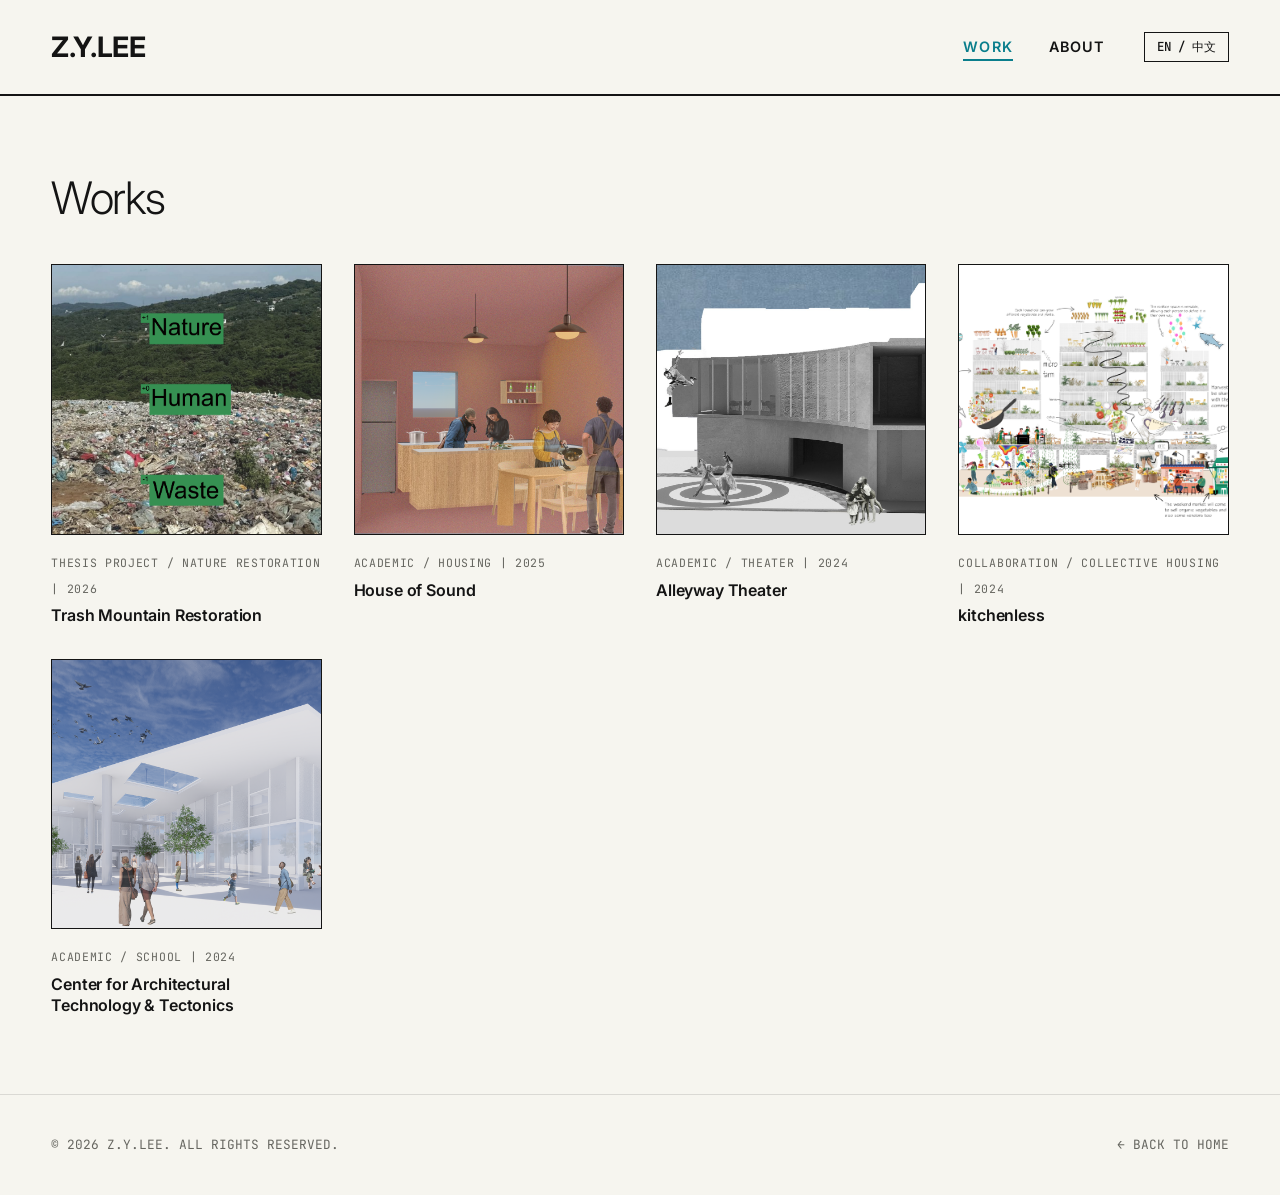
<file: work.html>
<!DOCTYPE html>
<html lang="en">
<head>
  <meta charset="UTF-8">
  <meta name="viewport" content="width=device-width, initial-scale=1.0">
  <title>Work — Z.Y.LEE</title>
  <meta name="description" content="All architecture projects by Z.Y.LEE.">
  <link rel="preconnect" href="https://fonts.googleapis.com">
  <link rel="preconnect" href="https://fonts.gstatic.com" crossorigin>
  <link href="https://fonts.googleapis.com/css2?family=Inter:wght@300;400;500;600;700&family=JetBrains+Mono:wght@300;400;500&family=Noto+Sans+TC:wght@300;400;500;700&display=swap" rel="stylesheet">
  <link rel="stylesheet" href="styles.css?v=3">
</head>
<body data-page="work">

  <!-- SITE HEADER -->
  <header class="site-header">
    <a href="index.html" class="brand-logo" aria-label="Z.Y.LEE — home">Z.Y.LEE</a>
    <div class="nav-container">
      <nav aria-label="Primary navigation">
        <ul class="nav-links">
          <li><a href="work.html"  id="nav-work" class="active" aria-current="page">WORK</a></li>
          <li><a href="about.html" id="nav-about">ABOUT</a></li>
        </ul>
      </nav>
      <button class="lang-btn" id="lang-toggle-btn" aria-label="Toggle language between English and Chinese">EN / 中文</button>
    </div>
  </header>

  <main>
    <section id="work" aria-labelledby="work-title">
      <h1 class="section-title" id="work-title">Works</h1>
      <div class="gallery-grid" id="gallery-grid" aria-label="All projects">
        <!-- All projects rendered via script.js from data/projects.json -->
      </div>
    </section>
  </main>

  <footer class="site-footer">
    <div>© 2026 Z.Y.LEE. ALL RIGHTS RESERVED.</div>
    <div><a href="index.html" style="color:inherit;text-decoration:none;">← BACK TO HOME</a></div>
  </footer>

  <script src="script.js?v=3"></script>
</body>
</html>
</file>
<file: styles.css>
/* ==========================================================================
   DESIGN SYSTEM & TOKENS
   ========================================================================== */
:root {
  --bg-primary: #F6F5EF;
  --bg-surface: #ECEAE2;
  --text-main: #141414;
  --text-muted: #666660;
  --border-color: #141414;
  --border-light: rgba(20, 20, 20, 0.12);
  --border-width: 1px;
  --accent-teal: #0a7e8c;
  --accent-teal-hover: #075b65;

  --font-sans: 'Inter', 'Noto Sans TC', -apple-system, BlinkMacSystemFont, sans-serif;
  --font-mono: 'JetBrains Mono', monospace;

  --header-height: 96px;
  --gutter: clamp(1.5rem, 4vw, 3.5rem);
  --border-radius: 0px;

  /* Carousel: slightly smaller square so header + carousel + PREV/NEXT fit
     comfortably in the first viewport with generous breathing room */
  --carousel-card-size: min(calc(100vw / 2.35), calc(100vh - var(--header-height) - 9.5rem));
  --carousel-side-scale: 0.80;
  --carousel-gap: clamp(1.25rem, 3vw, 2.5rem);
  --transition-smooth: cubic-bezier(0.25, 1, 0.5, 1);
}

* {
  box-sizing: border-box;
  margin: 0;
  padding: 0;
}

html {
  scroll-behavior: smooth;
  font-size: 16px;
  background-color: var(--bg-primary);
  color: var(--text-main);
}

body {
  font-family: var(--font-sans);
  line-height: 1.6;
  background-color: var(--bg-primary);
  color: var(--text-main);
  overflow-x: hidden;
  -webkit-font-smoothing: antialiased;
}

/* ==========================================================================
   HEADER / NAVIGATION
   ========================================================================== */
.site-header {
  position: sticky;
  top: 0;
  left: 0;
  width: 100%;
  height: var(--header-height);
  background: var(--bg-primary);
  border-bottom: 2px solid var(--border-color);
  display: flex;
  align-items: center;
  justify-content: space-between;
  padding: 0 var(--gutter);
  z-index: 900;
}

.brand-logo {
  font-size: clamp(1.5rem, 2.2vw, 1.9rem);
  font-weight: 700;
  letter-spacing: -0.02em;
  text-decoration: none;
  color: var(--text-main);
  line-height: 1;
}

.nav-container {
  display: flex;
  align-items: center;
  gap: clamp(1.5rem, 3vw, 3rem);
}

.nav-links {
  display: flex;
  list-style: none;
  gap: clamp(1.4rem, 2.8vw, 2.6rem);
}

.nav-links a {
  text-decoration: none;
  color: var(--text-main);
  font-size: 0.9rem;
  font-weight: 600;
  letter-spacing: 0.08em;
  text-transform: uppercase;
  position: relative;
  padding: 4px 0;
  transition: color 0.2s ease;
}

.nav-links a::after {
  content: '';
  position: absolute;
  bottom: -2px;
  left: 0;
  width: 0%;
  height: 2px;
  background-color: var(--accent-teal);
  transition: width 0.25s var(--transition-smooth);
}

/* Current page: highlighted nav item */
.nav-links a.active {
  color: var(--accent-teal);
}

.nav-links a:hover::after,
.nav-links a.active::after {
  width: 100%;
}

.lang-btn {
  background: none;
  border: var(--border-width) solid var(--border-color);
  padding: 5px 12px;
  font-family: var(--font-mono);
  font-size: 0.78rem;
  font-weight: 500;
  cursor: pointer;
  color: var(--text-main);
  transition: all 0.2s ease;
}

.lang-btn:hover {
  background: var(--text-main);
  color: var(--bg-primary);
}

/* ==========================================================================
   MAIN LAYOUT & EDITORIAL SECTIONS
   ========================================================================== */
main {
  padding-top: 0;
}

section {
  padding: clamp(3rem, 6vw, 5.5rem) var(--gutter);
  scroll-margin-top: var(--header-height);
}

/* Section Headers */
.section-label {
  font-family: var(--font-mono);
  font-size: 0.75rem;
  color: var(--accent-teal);
  text-transform: uppercase;
  letter-spacing: 0.1em;
  margin-bottom: 0.5rem;
  display: block;
}

.section-title {
  font-size: clamp(1.8rem, 3.5vw, 2.8rem);
  font-weight: 300;
  letter-spacing: -0.03em;
  margin-bottom: 2.5rem;
  line-height: 1.15;
}

/* "VIEW ALL →" style text link with underline (shared by all sections) */
.section-more {
  display: flex;
  justify-content: center;
  margin-top: clamp(2.5rem, 5vw, 4rem);
}

.link-arrow {
  display: inline-flex;
  align-items: center;
  justify-content: space-between;
  gap: 3rem;
  min-width: 160px;
  padding: 0 0 10px 0;
  border-bottom: var(--border-width) solid var(--border-color);
  color: var(--text-main);
  text-decoration: none;
  font-size: 0.85rem;
  font-weight: 600;
  letter-spacing: 0.08em;
  text-transform: uppercase;
  transition: color 0.2s ease, border-color 0.2s ease;
}

.link-arrow .arrow {
  font-size: 1.1rem;
  transition: transform 0.25s var(--transition-smooth);
}

.link-arrow:hover {
  color: var(--accent-teal);
  border-color: var(--accent-teal);
}

.link-arrow:hover .arrow {
  transform: translateX(4px);
}

/* ==========================================================================
   01. FEATURED CAROUSEL SECTION (HOME)
   ========================================================================== */
#home {
  padding: clamp(2.25rem, 4.5vh, 3.5rem) 0 clamp(2rem, 4vh, 3rem) 0;
  position: relative;
  overflow: hidden;
}

.carousel-stage {
  position: relative;
  width: 100%;
}

/* Cards are absolutely positioned inside the viewport by script.js */
.carousel-viewport {
  position: relative;
  width: 100%;
  height: var(--carousel-card-size);
  overflow: hidden;
  touch-action: pan-y;
  cursor: grab;
}

.carousel-viewport.is-dragging,
.carousel-viewport.is-dragging .carousel-card {
  cursor: grabbing;
}

.carousel-card {
  position: absolute;
  top: 0;
  left: 50%;
  width: var(--carousel-card-size);
  height: var(--carousel-card-size);
  border: none;
  border-radius: 0;
  background: var(--bg-surface);
  overflow: hidden;
  user-select: none;
  cursor: pointer;
  transition: transform 0.6s var(--transition-smooth), opacity 0.4s ease;
  will-change: transform;
}

.carousel-card.is-hidden {
  opacity: 0;
  pointer-events: none;
}

.carousel-card svg,
.carousel-card img {
  width: 100%;
  height: 100%;
  object-fit: cover;
  display: block;
  pointer-events: none;
}

/* Hover overlay: only on the centre card */
.card-overlay {
  position: absolute;
  inset: 0;
  display: flex;
  flex-direction: column;
  justify-content: flex-end;
  gap: 0.6rem;
  padding: clamp(1.25rem, 3vw, 2.25rem);
  background: rgba(10, 10, 10, 0.62);
  color: #fff;
  opacity: 0;
  transition: opacity 0.3s ease;
  pointer-events: none;
}

.carousel-card.active:hover .card-overlay,
.carousel-card.active:focus-visible .card-overlay {
  opacity: 1;
}

.card-overlay .overlay-meta {
  font-family: var(--font-mono);
  font-size: 0.75rem;
  letter-spacing: 0.1em;
  text-transform: uppercase;
  opacity: 0.85;
}

.card-overlay .overlay-title {
  font-size: clamp(1.25rem, 2.2vw, 1.85rem);
  font-weight: 500;
  line-height: 1.2;
  letter-spacing: -0.01em;
}

.card-overlay .overlay-summary {
  font-size: 0.9rem;
  line-height: 1.6;
  max-width: 46ch;
  opacity: 0.9;
}

/* Caption under the carousel: only shown on touch devices (no hover) */
.carousel-caption {
  display: none;
  text-align: center;
  padding: 1.25rem var(--gutter) 0;
}

.carousel-caption .overlay-meta {
  font-family: var(--font-mono);
  font-size: 0.72rem;
  color: var(--text-muted);
  letter-spacing: 0.08em;
  text-transform: uppercase;
}

.carousel-caption .overlay-title {
  font-size: 1.1rem;
  font-weight: 500;
  margin-top: 0.2rem;
}

/* PREV / NEXT — text + arrow with underline */
.carousel-controls {
  display: flex;
  justify-content: space-between;
  align-items: center;
  padding: clamp(1.25rem, 2.5vh, 2rem) var(--gutter) 0;
}

.carousel-btn {
  background: transparent;
  border: none;
  border-bottom: var(--border-width) solid var(--border-color);
  color: var(--text-main);
  padding: 0 0 10px 0;
  min-width: 150px;
  font-family: var(--font-sans);
  font-size: 0.85rem;
  font-weight: 600;
  letter-spacing: 0.08em;
  text-transform: uppercase;
  cursor: pointer;
  display: flex;
  align-items: center;
  justify-content: space-between;
  gap: 2rem;
  transition: color 0.2s ease, border-color 0.2s ease;
}

.carousel-btn .arrow {
  font-size: 1.1rem;
}

.carousel-btn:hover {
  color: var(--accent-teal);
  border-color: var(--accent-teal);
}

/* ==========================================================================
   02. WORK GALLERY (home preview + work.html)
   ========================================================================== */
#work {
  border-top: 1px solid var(--border-light);
}

body[data-page="work"] #work {
  border-top: none;
}

.gallery-grid {
  display: grid;
  grid-template-columns: repeat(4, minmax(0, 1fr));
  gap: clamp(1.25rem, 2.5vw, 2rem);
}

.gallery-card {
  display: block;
  color: inherit;
  text-decoration: none;
  cursor: pointer;
}

.gallery-thumb {
  width: 100%;
  aspect-ratio: 1 / 1;
  overflow: hidden;
  border: var(--border-width) solid var(--border-color);
  border-radius: 0;
  background: var(--bg-surface);
}

.gallery-thumb svg,
.gallery-thumb img {
  width: 100%;
  height: 100%;
  object-fit: cover;
  display: block;
  transition: transform 0.5s ease;
}

.gallery-card:hover .gallery-thumb svg,
.gallery-card:hover .gallery-thumb img {
  transform: scale(1.04);
}

.gallery-meta {
  padding: 0.9rem 0 0;
}

.gallery-meta .tag {
  font-family: var(--font-mono);
  font-size: 0.72rem;
  color: var(--text-muted);
  text-transform: uppercase;
  letter-spacing: 0.06em;
}

.gallery-meta h3 {
  font-size: 1rem;
  font-weight: 600;
  margin-top: 0.3rem;
  letter-spacing: -0.01em;
  line-height: 1.35;
}

.gallery-card:hover .gallery-meta h3 {
  color: var(--accent-teal);
}

/* ==========================================================================
   03. PROFILE / ABOUT SECTION (home preview + about.html)
   ========================================================================== */
#profile {
  border-top: 1px solid var(--border-light);
  background: var(--bg-primary);
}

body[data-page="about"] #profile {
  border-top: none;
}

.profile-preview {
  max-width: 860px;
}

/* About layout:
   - Without photo: 2 columns (Bio on left, Credentials + Awards on right)
   - With photo (.has-photo): Photo on left, Bio + Credentials + Awards stacked on right (like Annabelle Tan) */
.about-layout .about-content-col {
  display: grid;
  grid-template-columns: 1.15fr 1fr;
  gap: clamp(2.5rem, 5vw, 5rem);
  align-items: start;
}

.about-layout.has-photo {
  display: grid;
  grid-template-columns: 1fr 1.15fr;
  gap: clamp(2.5rem, 5vw, 5rem);
  align-items: start;
}

.about-layout.has-photo .about-content-col {
  display: flex;
  flex-direction: column;
  gap: 3rem;
}

.about-photo-col img {
  width: 100%;
  height: auto;
  display: block;
}

.profile-bio-main {
  font-size: clamp(1.15rem, 1.8vw, 1.4rem);
  font-weight: 400;
  line-height: 1.55;
  color: var(--text-main);
  margin-bottom: 1.5rem;
}

.profile-sub-text {
  color: var(--text-main);
  font-size: 0.96rem;
  line-height: 1.75;
  margin-bottom: 2.25rem;
}

.profile-preview .profile-sub-text {
  margin-bottom: 0;
}

.cv-download-btn {
  display: inline-flex;
  align-items: center;
  gap: 12px;
  padding: 12px 24px;
  border: var(--border-width) solid var(--border-color);
  color: var(--text-main);
  text-decoration: none;
  font-family: var(--font-mono);
  font-size: 0.78rem;
  font-weight: 500;
  letter-spacing: 0.08em;
  text-transform: uppercase;
  transition: all 0.25s ease;
}

.cv-download-btn:hover {
  background: var(--text-main);
  color: var(--bg-primary);
}

.profile-credentials {
  display: flex;
  flex-direction: column;
  gap: 2.5rem;
}

.cred-group h2 {
  font-family: var(--font-sans);
  font-size: 1.05rem;
  font-weight: 600;
  color: var(--text-main);
  letter-spacing: -0.01em;
  margin-bottom: 1rem;
  padding-bottom: 0.5rem;
  border-bottom: 1px solid var(--border-light);
}

.cred-list {
  list-style: none;
  display: flex;
  flex-direction: column;
  gap: 1rem;
}

.cred-item {
  display: flex;
  flex-direction: column;
  font-size: 0.92rem;
}

.cred-item .year {
  font-family: var(--font-mono);
  font-size: 0.8rem;
  font-weight: 600;
  color: var(--text-main);
  margin-bottom: 0.15rem;
}

.cred-item .title {
  font-weight: 500;
}

.cred-item .institution {
  color: var(--text-muted);
  font-size: 0.85rem;
}

/* ==========================================================================
   PROJECT DETAIL PAGE (project.html?id=...)
   Annabelle Tan layout:
   - Left column (sticky): Category + Teal Title + Description + Specs
   - Right column (scrolls): Full-width stack of images from the very top
   ========================================================================== */
.project-page {
  padding: clamp(2.5rem, 5vw, 4rem) var(--gutter) clamp(3rem, 6vw, 6rem);
}

.project-split {
  display: grid;
  grid-template-columns: minmax(280px, 32%) 1fr;
  gap: clamp(2.5rem, 5vw, 5.5rem);
  align-items: start;
}

.project-info-col {
  position: sticky;
  top: calc(var(--header-height) + 2.5rem);
  display: flex;
  flex-direction: column;
}

.project-info-col .tag {
  font-family: var(--font-mono);
  font-size: 0.8rem;
  color: var(--accent-teal);
  text-transform: uppercase;
  letter-spacing: 0.08em;
  margin-bottom: 0.75rem;
}

.project-info-col h1 {
  font-size: clamp(1.9rem, 3.2vw, 2.85rem);
  font-weight: 600;
  color: var(--accent-teal);
  line-height: 1.12;
  letter-spacing: -0.02em;
  margin-bottom: 1.75rem;
}

.project-description {
  font-size: 0.95rem;
  line-height: 1.7;
  color: var(--text-main);
  margin-bottom: 2rem;
}

.project-specs-list {
  display: flex;
  flex-direction: column;
  gap: 0.75rem;
  padding-top: 1.25rem;
  border-top: 1px solid var(--border-light);
  font-size: 0.85rem;
}

.spec-row {
  display: flex;
  justify-content: space-between;
  gap: 1rem;
}

.spec-row .spec-label {
  font-family: var(--font-mono);
  font-size: 0.72rem;
  color: var(--text-muted);
  text-transform: uppercase;
  letter-spacing: 0.06em;
}

.project-gallery-col {
  display: flex;
  flex-direction: column;
  gap: 2.5rem;
}

.project-img-wrapper {
  width: 100%;
  background: transparent;
  border: none;
}

.project-img-wrapper svg,
.project-img-wrapper img {
  width: 100%;
  height: auto;
  display: block;
}

/* Previous / next project at the bottom of a project page */
.project-pager {
  display: flex;
  justify-content: space-between;
  gap: 2rem;
  margin-top: clamp(3.5rem, 6vw, 5.5rem);
  padding-top: 2rem;
  border-top: 1px solid var(--border-light);
}

.project-pager a {
  display: flex;
  flex-direction: column;
  gap: 0.3rem;
  max-width: 45%;
  color: var(--text-main);
  text-decoration: none;
}

.project-pager a.next {
  text-align: right;
  margin-left: auto;
}

.project-pager .pager-label {
  font-family: var(--font-mono);
  font-size: 0.72rem;
  letter-spacing: 0.08em;
  color: var(--text-muted);
}

.project-pager .pager-title {
  font-size: 1.05rem;
  font-weight: 500;
}

.project-pager a:hover .pager-title {
  color: var(--accent-teal);
}

.project-not-found {
  padding: 4rem 0;
}

/* ==========================================================================
   FOOTER
   ========================================================================== */
.site-footer {
  border-top: 1px solid var(--border-light);
  padding: 2.5rem var(--gutter);
  display: flex;
  justify-content: space-between;
  align-items: center;
  font-size: 0.8rem;
  color: var(--text-muted);
  font-family: var(--font-mono);
}

/* ==========================================================================
   RESPONSIVE BREAKPOINTS
   ========================================================================== */
@media (max-width: 1100px) {
  .gallery-grid {
    grid-template-columns: repeat(3, minmax(0, 1fr));
  }
}

@media (max-width: 900px) {
  .about-layout .about-content-col,
  .about-layout.has-photo {
    grid-template-columns: 1fr;
  }

  .project-split {
    grid-template-columns: 1fr;
  }

  .project-info-col {
    position: static;
  }

  .gallery-grid {
    grid-template-columns: repeat(2, minmax(0, 1fr));
  }

  .carousel-controls {
    position: static;
    padding: 1.5rem var(--gutter) 0;
  }
}

@media (max-width: 680px) {
  :root {
    --header-height: 76px;
    --carousel-card-size: 70vw;
  }

  .site-header {
    padding: 0 1rem;
  }

  .nav-container {
    gap: 1rem;
  }

  .nav-links {
    gap: 1rem;
  }

  .nav-links a {
    font-size: 0.8rem;
  }

  .carousel-btn,
  .link-arrow {
    min-width: 110px;
    font-size: 0.75rem;
  }

  .site-footer {
    flex-direction: column;
    gap: 1rem;
    align-items: flex-start;
  }
}

@media (max-width: 480px) {
  .gallery-grid {
    grid-template-columns: 1fr;
  }
}

/* Touch devices / mobile screens: hide overlay, show caption below carousel
   — year / category / title only, no summary */
@media (hover: none), (max-width: 680px) {
  .card-overlay {
    display: none;
  }

  .carousel-caption {
    display: block;
  }
}
</file>
